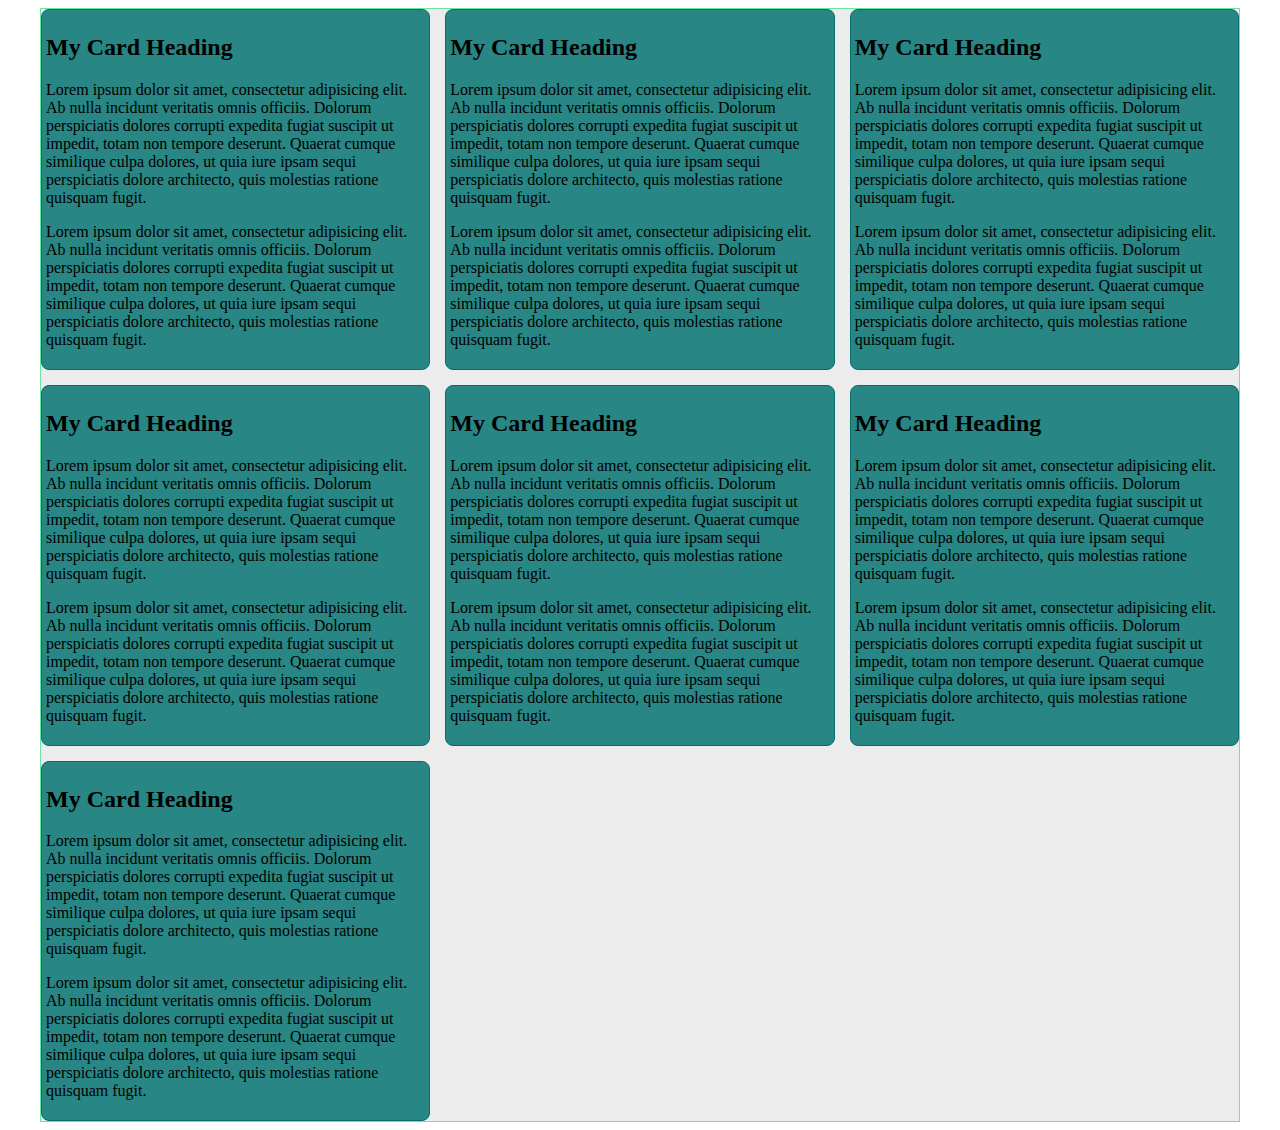
<file: website_test/index2.html>
<!DOCTYPE html>
<html lang="en">
<head>
    <meta charset="UTF-8">
    <meta name="viewport" content="width=device-width, initial-scale=1.0">
    <title>Document</title>
    <link rel="stylesheet" href="css/base2.css">
</head>
<body>
    <div id="container">
        <div class="grid-container">
            <div class="card">
                <h2>My Card Heading</h2>
                <p>Lorem ipsum dolor sit amet, consectetur adipisicing elit. Ab nulla incidunt veritatis omnis officiis. Dolorum perspiciatis dolores corrupti expedita fugiat suscipit ut impedit, totam non tempore deserunt. Quaerat cumque similique culpa dolores, ut quia iure ipsam sequi perspiciatis dolore architecto, quis molestias ratione quisquam fugit.</p>
                <p>Lorem ipsum dolor sit amet, consectetur adipisicing elit. Ab nulla incidunt veritatis omnis officiis. Dolorum perspiciatis dolores corrupti expedita fugiat suscipit ut impedit, totam non tempore deserunt. Quaerat cumque similique culpa dolores, ut quia iure ipsam sequi perspiciatis dolore architecto, quis molestias ratione quisquam fugit.</p>
            </div>
            <div class="card">
                <h2>My Card Heading</h2>
                <p>Lorem ipsum dolor sit amet, consectetur adipisicing elit. Ab nulla incidunt veritatis omnis officiis. Dolorum perspiciatis dolores corrupti expedita fugiat suscipit ut impedit, totam non tempore deserunt. Quaerat cumque similique culpa dolores, ut quia iure ipsam sequi perspiciatis dolore architecto, quis molestias ratione quisquam fugit.</p>
                <p>Lorem ipsum dolor sit amet, consectetur adipisicing elit. Ab nulla incidunt veritatis omnis officiis. Dolorum perspiciatis dolores corrupti expedita fugiat suscipit ut impedit, totam non tempore deserunt. Quaerat cumque similique culpa dolores, ut quia iure ipsam sequi perspiciatis dolore architecto, quis molestias ratione quisquam fugit.</p>
            </div>
            <div class="card">
                <h2>My Card Heading</h2>
                <p>Lorem ipsum dolor sit amet, consectetur adipisicing elit. Ab nulla incidunt veritatis omnis officiis. Dolorum perspiciatis dolores corrupti expedita fugiat suscipit ut impedit, totam non tempore deserunt. Quaerat cumque similique culpa dolores, ut quia iure ipsam sequi perspiciatis dolore architecto, quis molestias ratione quisquam fugit.</p>
                <p>Lorem ipsum dolor sit amet, consectetur adipisicing elit. Ab nulla incidunt veritatis omnis officiis. Dolorum perspiciatis dolores corrupti expedita fugiat suscipit ut impedit, totam non tempore deserunt. Quaerat cumque similique culpa dolores, ut quia iure ipsam sequi perspiciatis dolore architecto, quis molestias ratione quisquam fugit.</p>
            </div>
            <div class="card">
                <h2>My Card Heading</h2>
                <p>Lorem ipsum dolor sit amet, consectetur adipisicing elit. Ab nulla incidunt veritatis omnis officiis. Dolorum perspiciatis dolores corrupti expedita fugiat suscipit ut impedit, totam non tempore deserunt. Quaerat cumque similique culpa dolores, ut quia iure ipsam sequi perspiciatis dolore architecto, quis molestias ratione quisquam fugit.</p>
                <p>Lorem ipsum dolor sit amet, consectetur adipisicing elit. Ab nulla incidunt veritatis omnis officiis. Dolorum perspiciatis dolores corrupti expedita fugiat suscipit ut impedit, totam non tempore deserunt. Quaerat cumque similique culpa dolores, ut quia iure ipsam sequi perspiciatis dolore architecto, quis molestias ratione quisquam fugit.</p>
            </div>
            <div class="card">
                <h2>My Card Heading</h2>
                <p>Lorem ipsum dolor sit amet, consectetur adipisicing elit. Ab nulla incidunt veritatis omnis officiis. Dolorum perspiciatis dolores corrupti expedita fugiat suscipit ut impedit, totam non tempore deserunt. Quaerat cumque similique culpa dolores, ut quia iure ipsam sequi perspiciatis dolore architecto, quis molestias ratione quisquam fugit.</p>
                <p>Lorem ipsum dolor sit amet, consectetur adipisicing elit. Ab nulla incidunt veritatis omnis officiis. Dolorum perspiciatis dolores corrupti expedita fugiat suscipit ut impedit, totam non tempore deserunt. Quaerat cumque similique culpa dolores, ut quia iure ipsam sequi perspiciatis dolore architecto, quis molestias ratione quisquam fugit.</p>
            </div>
            <div class="card">
                <h2>My Card Heading</h2>
                <p>Lorem ipsum dolor sit amet, consectetur adipisicing elit. Ab nulla incidunt veritatis omnis officiis. Dolorum perspiciatis dolores corrupti expedita fugiat suscipit ut impedit, totam non tempore deserunt. Quaerat cumque similique culpa dolores, ut quia iure ipsam sequi perspiciatis dolore architecto, quis molestias ratione quisquam fugit.</p>
                <p>Lorem ipsum dolor sit amet, consectetur adipisicing elit. Ab nulla incidunt veritatis omnis officiis. Dolorum perspiciatis dolores corrupti expedita fugiat suscipit ut impedit, totam non tempore deserunt. Quaerat cumque similique culpa dolores, ut quia iure ipsam sequi perspiciatis dolore architecto, quis molestias ratione quisquam fugit.</p>
            </div>
            <div class="card">
                <h2>My Card Heading</h2>
                <p>Lorem ipsum dolor sit amet, consectetur adipisicing elit. Ab nulla incidunt veritatis omnis officiis. Dolorum perspiciatis dolores corrupti expedita fugiat suscipit ut impedit, totam non tempore deserunt. Quaerat cumque similique culpa dolores, ut quia iure ipsam sequi perspiciatis dolore architecto, quis molestias ratione quisquam fugit.</p>
                <p>Lorem ipsum dolor sit amet, consectetur adipisicing elit. Ab nulla incidunt veritatis omnis officiis. Dolorum perspiciatis dolores corrupti expedita fugiat suscipit ut impedit, totam non tempore deserunt. Quaerat cumque similique culpa dolores, ut quia iure ipsam sequi perspiciatis dolore architecto, quis molestias ratione quisquam fugit.</p>
            </div>
        </div>
    </div>
</body>
</html>
</file>
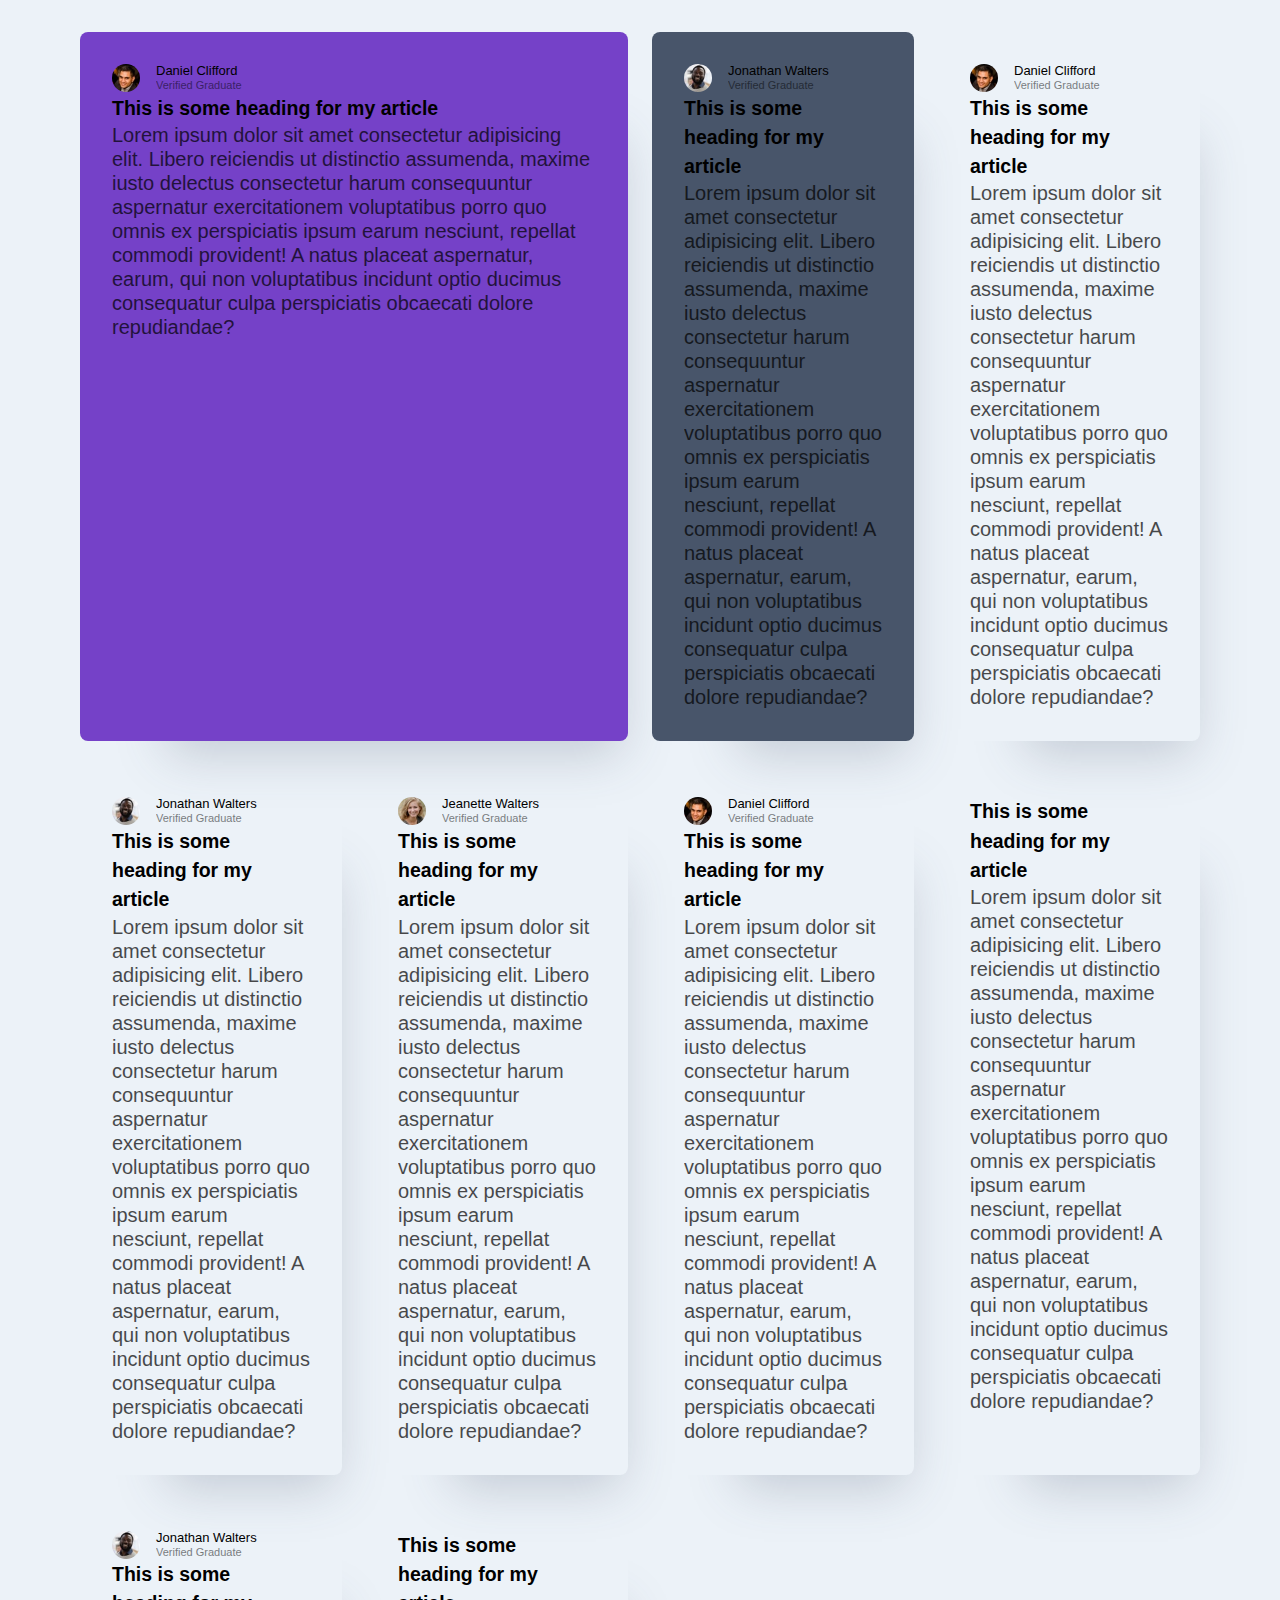
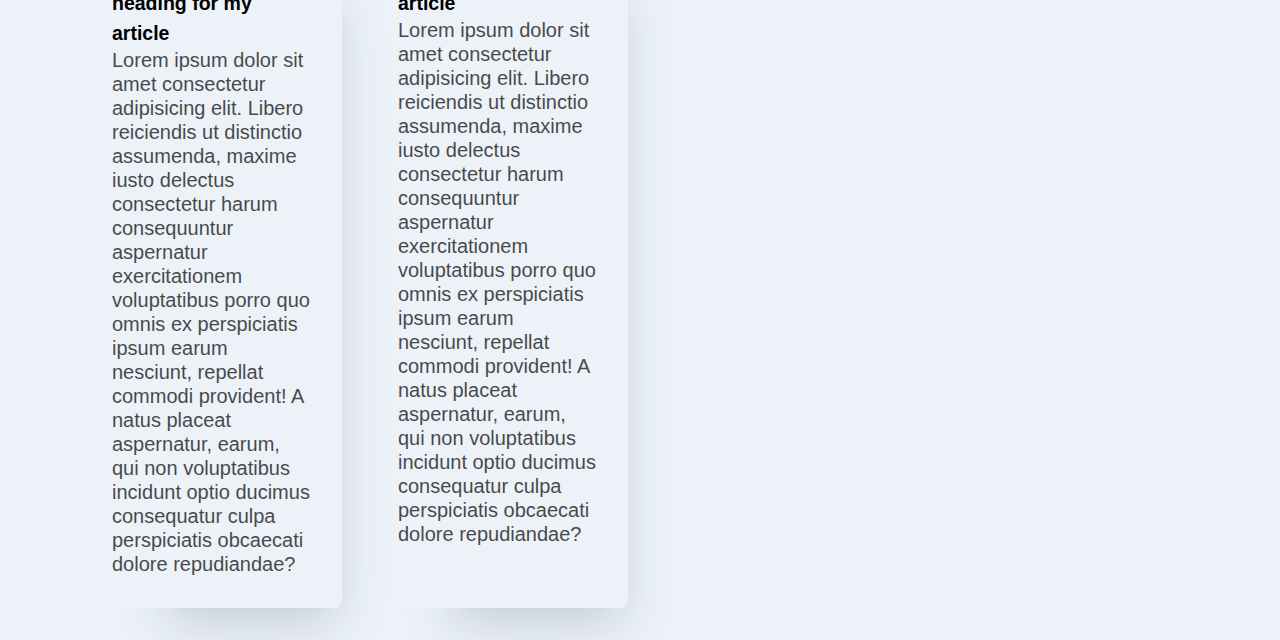
<file: website_test/kevin_start.html>
<!DOCTYPE html>
<html lang="en">
<head>
    <meta charset="UTF-8">
    <meta name="viewport" content="width=device-width, initial-scale=1.0">
    <title>Document</title>
    <link rel="stylesheet" href="css/kevin_start.css">
</head>
<body>
    <div class="testimonial-grid">
        <article class="testimonial grid-col-span-2 bg-primary-400">
            <div class="flex">
                <div>
                  <img  src="images/image-daniel.jpg" alt="daniel clifford">
                </div>
                <div>
                  <h2 class="name">Daniel Clifford</h2>
                  <p class="position">Verified Graduate</p>
                </div>
              </div>
            <h2>This is some heading for my article</h2>
            <p>Lorem ipsum dolor sit amet consectetur adipisicing elit. Libero reiciendis ut distinctio assumenda, maxime iusto delectus consectetur harum consequuntur aspernatur exercitationem voluptatibus porro quo omnis ex perspiciatis ipsum earum nesciunt, repellat commodi provident! A natus placeat aspernatur, earum, qui non voluptatibus incidunt optio ducimus consequatur culpa perspiciatis obcaecati dolore repudiandae?</p>
        </article>
        <article class="testimonial bg-secondary-400">
            <div class="flex">
                <div>
                  <img src="images/image-jonathan.jpg" alt="Jonathan Walters">
                </div>
                <div>
                  <h2 class="name">Jonathan Walters</h2>
                  <p class="position">Verified Graduate</p>
                </div>
              </div>
            <h2>This is some heading for my article</h2>
            <p>Lorem ipsum dolor sit amet consectetur adipisicing elit. Libero reiciendis ut distinctio assumenda, maxime iusto delectus consectetur harum consequuntur aspernatur exercitationem voluptatibus porro quo omnis ex perspiciatis ipsum earum nesciunt, repellat commodi provident! A natus placeat aspernatur, earum, qui non voluptatibus incidunt optio ducimus consequatur culpa perspiciatis obcaecati dolore repudiandae?</p>
        </article>
        <article class="testimonial">
            <div class="flex">
                <div>
                  <img  src="images/image-daniel.jpg" alt="daniel clifford">
                </div>
                <div>
                  <h2 class="name">Daniel Clifford</h2>
                  <p class="position">Verified Graduate</p>
                </div>
              </div>
            <h2>This is some heading for my article</h2>
            <p>Lorem ipsum dolor sit amet consectetur adipisicing elit. Libero reiciendis ut distinctio assumenda, maxime iusto delectus consectetur harum consequuntur aspernatur exercitationem voluptatibus porro quo omnis ex perspiciatis ipsum earum nesciunt, repellat commodi provident! A natus placeat aspernatur, earum, qui non voluptatibus incidunt optio ducimus consequatur culpa perspiciatis obcaecati dolore repudiandae?</p>
        </article>
        <article class="testimonial">
            <div class="flex">
                <div>
                  <img src="images/image-jonathan.jpg" alt="Jonathan Walters">
                </div>
                <div>
                  <h2 class="name">Jonathan Walters</h2>
                  <p class="position">Verified Graduate</p>
                </div>
              </div>
            <h2>This is some heading for my article</h2>
            <p>Lorem ipsum dolor sit amet consectetur adipisicing elit. Libero reiciendis ut distinctio assumenda, maxime iusto delectus consectetur harum consequuntur aspernatur exercitationem voluptatibus porro quo omnis ex perspiciatis ipsum earum nesciunt, repellat commodi provident! A natus placeat aspernatur, earum, qui non voluptatibus incidunt optio ducimus consequatur culpa perspiciatis obcaecati dolore repudiandae?</p>
        </article>
        <article class="testimonial">
            <div class="flex">
                <div>
                  <img src="images/image-jeanette.jpg" alt="Jeanette Walters">
                </div>
                <div>
                  <h2 class="name">Jeanette Walters</h2>
                  <p class="position">Verified Graduate</p>
                </div>
              </div>
            <h2>This is some heading for my article</h2>
            <p>Lorem ipsum dolor sit amet consectetur adipisicing elit. Libero reiciendis ut distinctio assumenda, maxime iusto delectus consectetur harum consequuntur aspernatur exercitationem voluptatibus porro quo omnis ex perspiciatis ipsum earum nesciunt, repellat commodi provident! A natus placeat aspernatur, earum, qui non voluptatibus incidunt optio ducimus consequatur culpa perspiciatis obcaecati dolore repudiandae?</p>
        </article>
        <article class="testimonial">
            <div class="flex">
                <div>
                  <img  src="images/image-daniel.jpg" alt="daniel clifford">
                </div>
                <div>
                  <h2 class="name">Daniel Clifford</h2>
                  <p class="position">Verified Graduate</p>
                </div>
              </div>
            <h2>This is some heading for my article</h2>
            <p>Lorem ipsum dolor sit amet consectetur adipisicing elit. Libero reiciendis ut distinctio assumenda, maxime iusto delectus consectetur harum consequuntur aspernatur exercitationem voluptatibus porro quo omnis ex perspiciatis ipsum earum nesciunt, repellat commodi provident! A natus placeat aspernatur, earum, qui non voluptatibus incidunt optio ducimus consequatur culpa perspiciatis obcaecati dolore repudiandae?</p>
        </article>
        <article class="testimonial">
            <h2>This is some heading for my article</h2>
            <p>Lorem ipsum dolor sit amet consectetur adipisicing elit. Libero reiciendis ut distinctio assumenda, maxime iusto delectus consectetur harum consequuntur aspernatur exercitationem voluptatibus porro quo omnis ex perspiciatis ipsum earum nesciunt, repellat commodi provident! A natus placeat aspernatur, earum, qui non voluptatibus incidunt optio ducimus consequatur culpa perspiciatis obcaecati dolore repudiandae?</p>
        </article>
        <article class="testimonial">
            <div class="flex">
                <div>
                  <img src="images/image-jonathan.jpg" alt="Jonathan Walters">
                </div>
                <div>
                  <h2 class="name">Jonathan Walters</h2>
                  <p class="position">Verified Graduate</p>
                </div>
              </div>
            <h2>This is some heading for my article</h2>
            <p>Lorem ipsum dolor sit amet consectetur adipisicing elit. Libero reiciendis ut distinctio assumenda, maxime iusto delectus consectetur harum consequuntur aspernatur exercitationem voluptatibus porro quo omnis ex perspiciatis ipsum earum nesciunt, repellat commodi provident! A natus placeat aspernatur, earum, qui non voluptatibus incidunt optio ducimus consequatur culpa perspiciatis obcaecati dolore repudiandae?</p>
        </article>
        <article class="testimonial">
            <h2>This is some heading for my article</h2>
            <p>Lorem ipsum dolor sit amet consectetur adipisicing elit. Libero reiciendis ut distinctio assumenda, maxime iusto delectus consectetur harum consequuntur aspernatur exercitationem voluptatibus porro quo omnis ex perspiciatis ipsum earum nesciunt, repellat commodi provident! A natus placeat aspernatur, earum, qui non voluptatibus incidunt optio ducimus consequatur culpa perspiciatis obcaecati dolore repudiandae?</p>
        </article>
    </div>
</body>
</html>
</file>
<file: website_test/css/base2.css>
#container{
/*    container-type: inline-size;*/
    max-width: 1200px;
    margin: 0 auto;
    background: #ececec;
}
.grid-container{
    display: grid;
    border: 1px solid #6ce5a2;
    grid-template-columns: repeat(auto-fit, minmax(300px, 1fr));
    gap: 15px;
    justify-content: center;
}
.card{
    padding: 4px;
    border: 1px solid #056e6c;
    border-radius: 8px;
    background-color: #288684;
}
</file>
<file: website_test/css/kevin_start.css>
:root {
    --clr-primary-400: 263 55% 52%;
    --clr-secondary-400: 217 19% 35%;
    --clr-secondary-500: 219 29% 14%;
    --clr-neutral-100: 0 0% 100%;
    --clr-neutral-200: 210 46% 95%;
    --clr-neutral-300: 0 0% 81%;
  
    --ff-primary: "Barlow Semi Condensed", sans-serif;
  
    --fw-400: 500;
    --fw-700: 600;
  
    --fs-300: 0.6875rem;
    --fs-400: 0.8125rem;
    --fs-500: 1.25rem;
  }
  
  /* Box sizing rules */
  *,
  *::before,
  *::after {
    box-sizing: border-box;
  }
  
  /* Remove default margin */
  body,
  h1,
  h2,
  h3,
  h4,
  p,
  figure,
  blockquote,
  dl,
  dd {
    margin: 0;
  }
  
  /* Remove list styles on ul, ol elements with a list role, which suggests default styling will be removed */
  ul[role="list"],
  ol[role="list"] {
    list-style: none;
  }
  
  /* Set core root defaults */
  html:focus-within {
    scroll-behavior: smooth;
  }
  
  /* Set core body defaults */
  body {
    min-height: 100vh;
    text-rendering: optimizeSpeed;
    line-height: 1.5;
  }
  
  /* A elements that don't have a class get default styles */
  a:not([class]) {
    text-decoration-skip-ink: auto;
  }
  
  /* Make images easier to work with */
  img,
  picture {
    max-width: 100%;
    display: block;
  }
  
  /* Inherit fonts for inputs and buttons */
  input,
  button,
  textarea,
  select {
    font: inherit;
  }
  
  /* Remove all animations, transitions and smooth scroll for people that prefer not to see them */
  @media (prefers-reduced-motion: reduce) {
    html:focus-within {
      scroll-behavior: auto;
    }
  
    *,
    *::before,
    *::after {
      animation-duration: 0.01ms !important;
      animation-iteration-count: 1 !important;
      transition-duration: 0.01ms !important;
      scroll-behavior: auto !important;
    }
  }
  
  body {
    display: grid;
    place-content: center;
    min-height: 100vh;
  
    font-family: var(--ff-primary);
    font-weight: var(--fw-400);
  
    background-color: hsl(var(--clr-neutral-200));
  }
  
  h1,
  h2,
  h3 {
    font-weight: var(--fw-700);
  }
  
  /* utilities */
  .flex {
    display: flex;
    gap: var(--gap, 1rem);
  }
  
  .flow > *:where(:not(:first-child)) {
    margin-top: var(--flow-spacer, 1em);
  }
  
  .bg-primary-400 {
    background: hsl(var(--clr-primary-400));
  }
  .bg-secondary-400 {
    background: hsl(var(--clr-secondary-400));
  }
  .bg-secondary-500 {
    background: hsl(var(--clr-secondary-500));
  }
  
  .bg-neutral-100 {
    background: hsl(var(--clr-neutral-100));
  }
  
  .text-neutral-100 {
    color: hsl(var(--clr-neutral-100));
  }
  .text-secondary-400 {
    color: hsl(var(--clr-secondary-400));
  }
  .border-primary-400 {
    border: 2px solid #a775f1;
  }
  
  /* components */
  .testimonial-grid {
    display: grid;
    gap: 1.5rem;
    grid-template-columns: repeat(4, 1fr);
    padding-block: 2rem;
    width: min(95%, 70rem);
    margin-inline: auto;
  }
  
  .testimonial {
    font-size: var(--fs-400);
    padding: 2rem;
    border-radius: 0.5rem;
    box-shadow: 2.5rem 3.75rem 3rem -3rem hsl(var(--clr-secondary-400) / 0.25);
  }
  
  .testimonial.quote {
    background-image: url("./images/bg-pattern-quotation.svg");
    background-repeat: no-repeat;
    background-position: top right 10%;
  }
  
  .testimonial img {
    width: 1.75rem;
    aspect-ratio: 1;
    border-radius: 50%;
  }
  
  .testimonial .name {
    font-size: var(--fs-400);
    font-weight: var(--fw-400);
    line-height: 1;
  }
  
  .testimonial .position {
    font-size: var(--fs-300);
    opacity: 0.5;
  }
  
  .testimonial > p:first-of-type {
    font-size: var(--fs-500);
    line-height: 1.2;
  }
  
  .testimonial > p:last-of-type {
    opacity: 0.7;
  }
  .grid-col-span-2{
    grid-column: span 2;
  }
</file>
